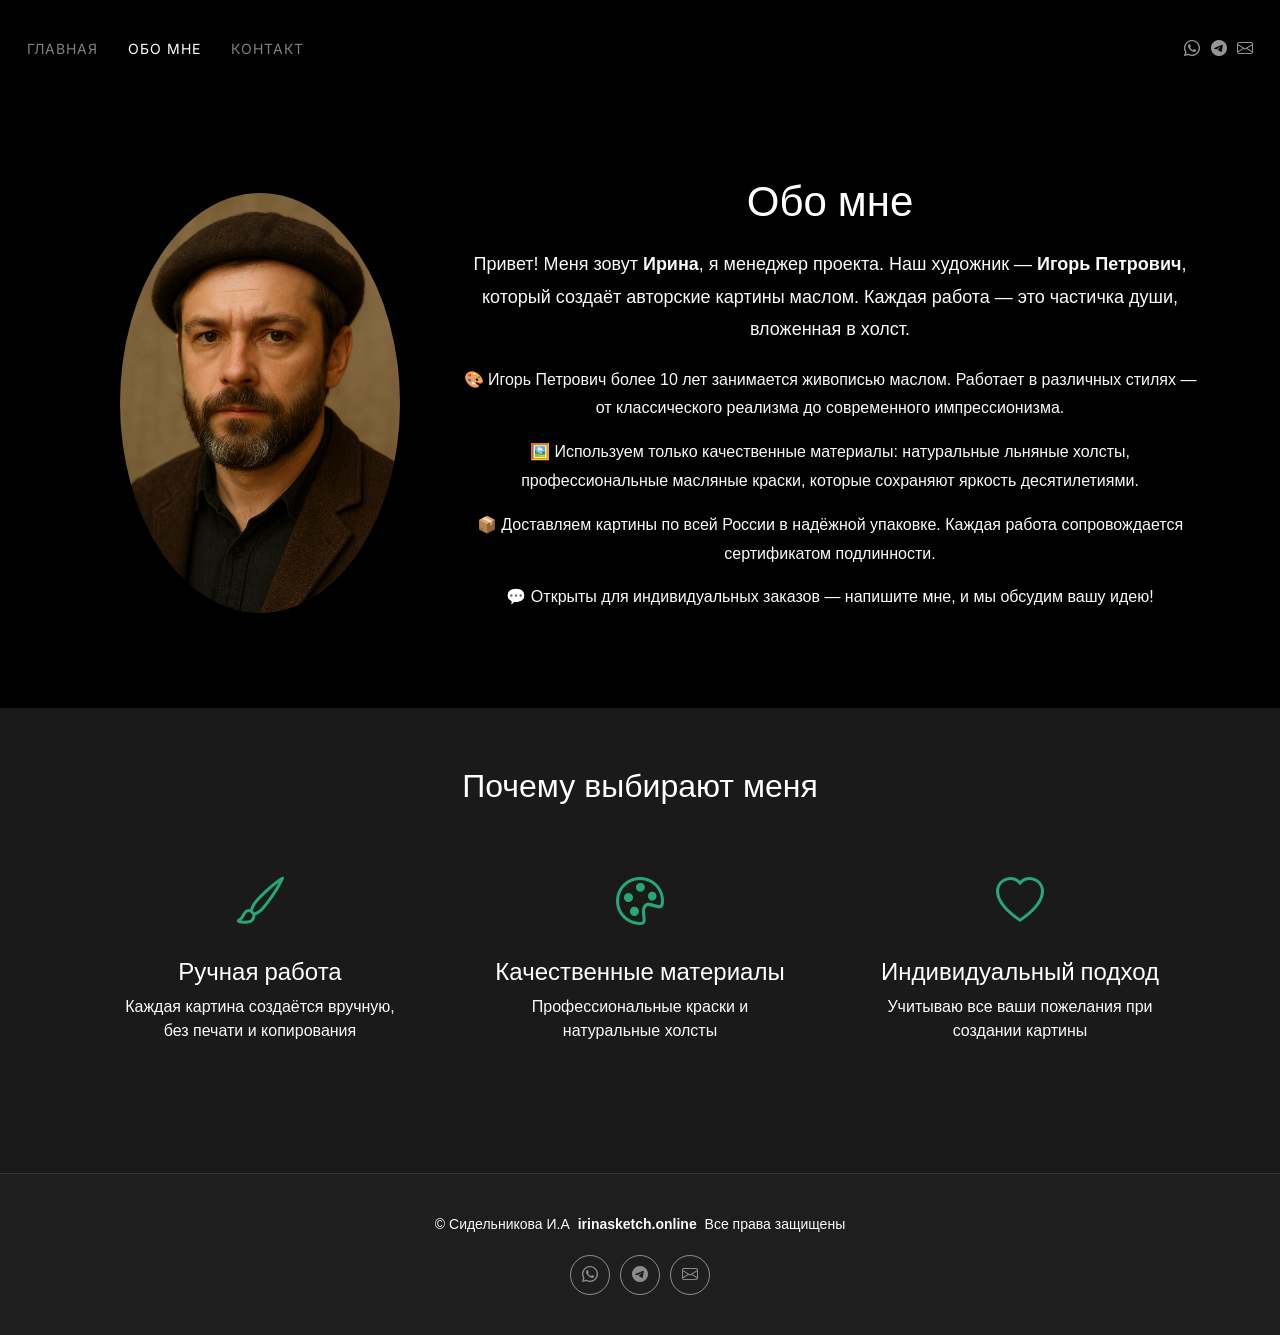
<file: about.html>
<!DOCTYPE html>
<html lang="ru">

<head>
  <meta charset="utf-8">
  <meta content="width=device-width, initial-scale=1.0" name="viewport">
  <title>Обо мне — Картины маслом на заказ</title>
  <meta name="description" content="Узнайте больше о художнике и процессе создания авторских картин маслом.">

  <!-- Favicons -->
  <link href="assets/img/favicon.png" rel="icon">
  <link href="assets/img/apple-touch-icon.png" rel="apple-touch-icon">

  <!-- Fonts -->
  <link href="https://fonts.googleapis.com" rel="preconnect">
  <link href="https://fonts.gstatic.com" rel="preconnect" crossorigin>
  <link href="https://fonts.googleapis.com/css2?family=Roboto:wght@300;400;500;700&family=Inter:wght@400;500;600;700&family=Cardo:wght@400;700&display=swap" rel="stylesheet">

  <!-- Vendor CSS Files -->
  <link href="assets/vendor/bootstrap/css/bootstrap.min.css" rel="stylesheet">
  <link href="assets/vendor/bootstrap-icons/bootstrap-icons.css" rel="stylesheet">
  <link href="assets/vendor/aos/aos.css" rel="stylesheet">

  <!-- Main CSS File -->
  <link href="assets/css/main.css" rel="stylesheet">

<!-- Yandex.Metrika counter -->
<script type="text/javascript">
    (function(m,e,t,r,i,k,a){
        m[i]=m[i]||function(){(m[i].a=m[i].a||[]).push(arguments)};
        m[i].l=1*new Date();
        for (var j = 0; j < document.scripts.length; j++) {if (document.scripts[j].src === r) { return; }}
        k=e.createElement(t),a=e.getElementsByTagName(t)[0],k.async=1,k.src=r,a.parentNode.insertBefore(k,a)
    })(window, document,'script','https://mc.yandex.ru/metrika/tag.js?id=105532612', 'ym');

    ym(105532612, 'init', {ssr:true, webvisor:true, clickmap:true, ecommerce:"dataLayer", accurateTrackBounce:true, trackLinks:true});
</script>
<noscript><div><img src="https://mc.yandex.ru/watch/105532612" style="position:absolute; left:-9999px;" alt="" /></div></noscript>
<!-- /Yandex.Metrika counter -->
</head>

<body class="index-page">

  <header id="header" class="header d-flex align-items-center sticky-top">
    <div class="container-fluid position-relative d-flex align-items-center justify-content-between">
      <nav id="navmenu" class="navmenu">
        <ul>
          <li><a href="index.html">Главная</a></li>
          <li><a href="about.html" class="active">Обо мне</a></li>
          <li><a href="contact.html">Контакт</a></li>
        </ul>
        <i class="mobile-nav-toggle d-xl-none bi bi-list"></i>
      </nav>

      <div class="header-social-links">
        <a href="https://wa.me/79517623467"><i class="bi bi-whatsapp"></i></a>
        <a href="https://t.me/IrisArts1"><i class="bi bi-telegram"></i></a>
        <a href="mailto:maafik@66.ru"><i class="bi bi-envelope"></i></a>
      </div>
    </div>
  </header>

  <main class="main">

    <section class="about-section" style="padding: 80px 20px;">
      <div class="container">
        <div class="row align-items-center">
          <div class="col-lg-4 text-center mb-4 mb-lg-0" data-aos="fade-right">
            <img src="images/123.png" alt="Художник" style="max-width: 280px; width: 100%; border-radius: 50%; box-shadow: 0 10px 40px rgba(0,0,0,0.3);">
          </div>
          <div class="col-lg-8" data-aos="fade-left">
            <h1 style="color: var(--heading-color); font-size: 42px; margin-bottom: 20px;">Обо мне</h1>
            <p style="color: var(--default-color); font-size: 18px; line-height: 1.8; margin-bottom: 20px;">
              Привет! Меня зовут <strong>Ирина</strong>, я менеджер проекта. Наш художник — <strong>Игорь Петрович</strong>, который создаёт авторские картины маслом. Каждая работа — это частичка души, вложенная в холст.
            </p>
            <p style="color: var(--default-color); font-size: 16px; line-height: 1.8; margin-bottom: 15px;">
              🎨 Игорь Петрович более 10 лет занимается живописью маслом. Работает в различных стилях — от классического реализма до современного импрессионизма.
            </p>
            <p style="color: var(--default-color); font-size: 16px; line-height: 1.8; margin-bottom: 15px;">
              🖼️ Используем только качественные материалы: натуральные льняные холсты, профессиональные масляные краски, которые сохраняют яркость десятилетиями.
            </p>
            <p style="color: var(--default-color); font-size: 16px; line-height: 1.8; margin-bottom: 15px;">
              📦 Доставляем картины по всей России в надёжной упаковке. Каждая работа сопровождается сертификатом подлинности.
            </p>
            <p style="color: var(--default-color); font-size: 16px; line-height: 1.8;">
              💬 Открыты для индивидуальных заказов — напишите мне, и мы обсудим вашу идею!
            </p>
          </div>
        </div>
      </div>
    </section>

    <section style="padding: 60px 20px; background: var(--surface-color);">
      <div class="container text-center">
        <h2 style="color: var(--heading-color); font-size: 32px; margin-bottom: 30px;" data-aos="fade-up">Почему выбирают меня</h2>
        <div class="row">
          <div class="col-md-4 mb-4" data-aos="fade-up" data-aos-delay="100">
            <div style="padding: 30px;">
              <i class="bi bi-brush" style="font-size: 48px; color: var(--accent-color);"></i>
              <h4 style="color: var(--heading-color); margin-top: 20px;">Ручная работа</h4>
              <p style="color: var(--default-color);">Каждая картина создаётся вручную, без печати и копирования</p>
            </div>
          </div>
          <div class="col-md-4 mb-4" data-aos="fade-up" data-aos-delay="200">
            <div style="padding: 30px;">
              <i class="bi bi-palette" style="font-size: 48px; color: var(--accent-color);"></i>
              <h4 style="color: var(--heading-color); margin-top: 20px;">Качественные материалы</h4>
              <p style="color: var(--default-color);">Профессиональные краски и натуральные холсты</p>
            </div>
          </div>
          <div class="col-md-4 mb-4" data-aos="fade-up" data-aos-delay="300">
            <div style="padding: 30px;">
              <i class="bi bi-heart" style="font-size: 48px; color: var(--accent-color);"></i>
              <h4 style="color: var(--heading-color); margin-top: 20px;">Индивидуальный подход</h4>
              <p style="color: var(--default-color);">Учитываю все ваши пожелания при создании картины</p>
            </div>
          </div>
        </div>
      </div>
    </section>

  </main>

  <footer id="footer" class="footer">
    <div class="container">
      <div class="copyright text-center">
        <p>© <span>Сидельникова И.А</span> <strong class="px-1 sitename">irinasketch.online</strong> <span>Все права защищены</span></p>
      </div>
      <div class="social-links d-flex justify-content-center">
        <a href="https://wa.me/79517623467"><i class="bi bi-whatsapp"></i></a>
        <a href="https://t.me/IrisArts1"><i class="bi bi-telegram"></i></a>
        <a href="mailto:maafik@66.ru"><i class="bi bi-envelope"></i></a>
      </div>
    </div>
  </footer>

  <a href="#" id="scroll-top" class="scroll-top d-flex align-items-center justify-content-center"><i class="bi bi-arrow-up-short"></i></a>

  <!-- Vendor JS Files -->
  <script src="assets/vendor/bootstrap/js/bootstrap.bundle.min.js"></script>
  <script src="assets/vendor/aos/aos.js"></script>

  <!-- Main JS File -->
  <script src="assets/js/main.js"></script>

</body>

</html>
</file>
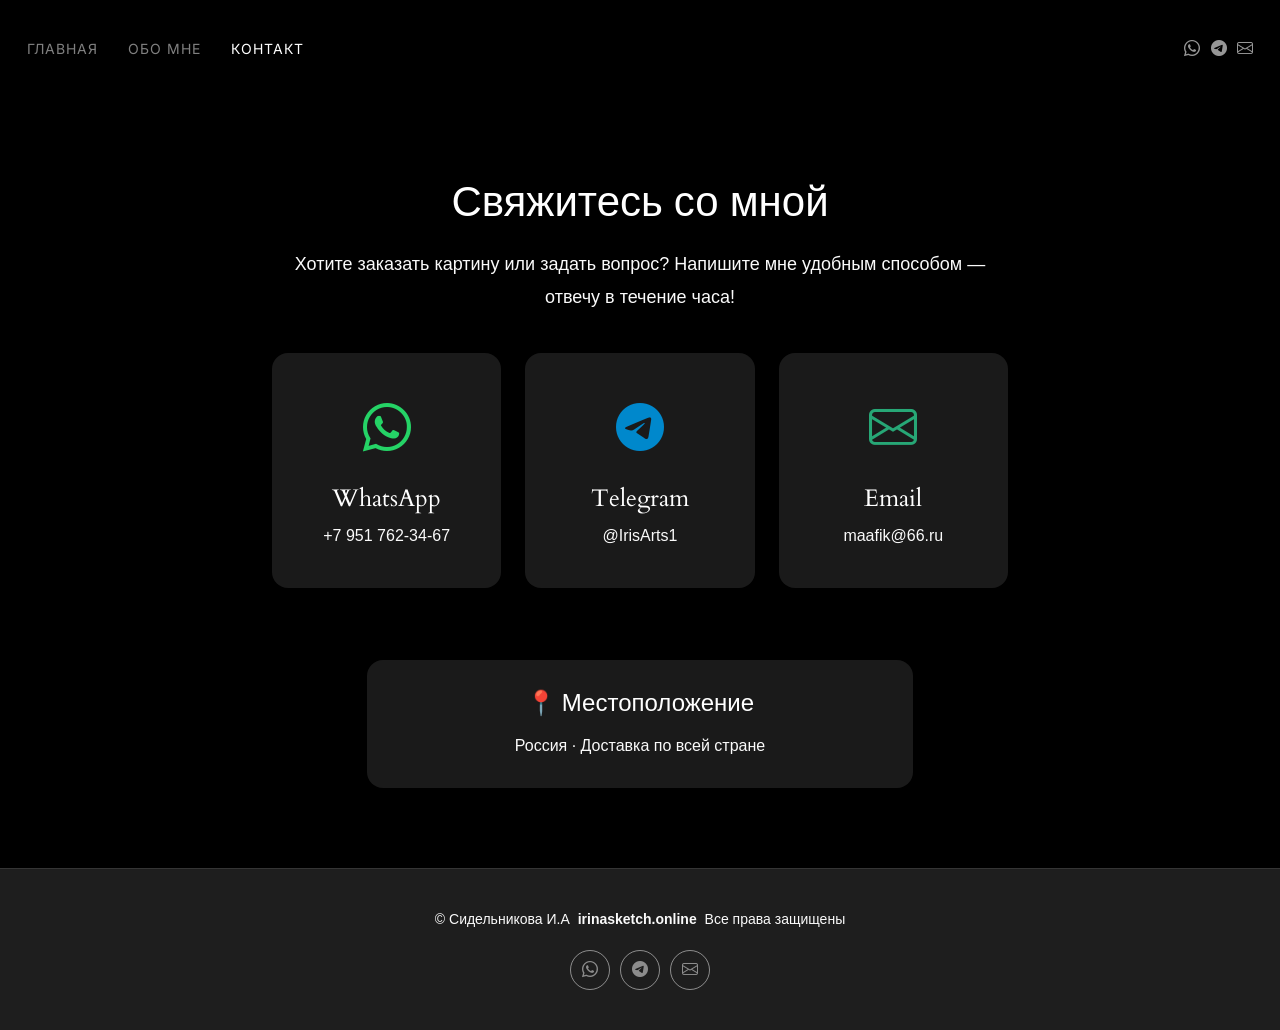
<file: contact.html>
<!DOCTYPE html>
<html lang="ru">

<head>
  <meta charset="utf-8">
  <meta content="width=device-width, initial-scale=1.0" name="viewport">
  <title>Контакты — Картины маслом на заказ</title>
  <meta name="description" content="Свяжитесь со мной для заказа картины или консультации.">

  <!-- Favicons -->
  <link href="assets/img/favicon.png" rel="icon">
  <link href="assets/img/apple-touch-icon.png" rel="apple-touch-icon">

  <!-- Fonts -->
  <link href="https://fonts.googleapis.com" rel="preconnect">
  <link href="https://fonts.gstatic.com" rel="preconnect" crossorigin>
  <link href="https://fonts.googleapis.com/css2?family=Roboto:wght@300;400;500;700&family=Inter:wght@400;500;600;700&family=Cardo:wght@400;700&display=swap" rel="stylesheet">

  <!-- Vendor CSS Files -->
  <link href="assets/vendor/bootstrap/css/bootstrap.min.css" rel="stylesheet">
  <link href="assets/vendor/bootstrap-icons/bootstrap-icons.css" rel="stylesheet">
  <link href="assets/vendor/aos/aos.css" rel="stylesheet">

  <!-- Main CSS File -->
  <link href="assets/css/main.css" rel="stylesheet">

<!-- Yandex.Metrika counter -->
<script type="text/javascript">
    (function(m,e,t,r,i,k,a){
        m[i]=m[i]||function(){(m[i].a=m[i].a||[]).push(arguments)};
        m[i].l=1*new Date();
        for (var j = 0; j < document.scripts.length; j++) {if (document.scripts[j].src === r) { return; }}
        k=e.createElement(t),a=e.getElementsByTagName(t)[0],k.async=1,k.src=r,a.parentNode.insertBefore(k,a)
    })(window, document,'script','https://mc.yandex.ru/metrika/tag.js?id=105532612', 'ym');

    ym(105532612, 'init', {ssr:true, webvisor:true, clickmap:true, ecommerce:"dataLayer", accurateTrackBounce:true, trackLinks:true});
</script>
<noscript><div><img src="https://mc.yandex.ru/watch/105532612" style="position:absolute; left:-9999px;" alt="" /></div></noscript>
<!-- /Yandex.Metrika counter -->
</head>

<body class="index-page">

  <header id="header" class="header d-flex align-items-center sticky-top">
    <div class="container-fluid position-relative d-flex align-items-center justify-content-between">
      <nav id="navmenu" class="navmenu">
        <ul>
          <li><a href="index.html">Главная</a></li>
          <li><a href="about.html">Обо мне</a></li>
          <li><a href="contact.html" class="active">Контакт</a></li>
        </ul>
        <i class="mobile-nav-toggle d-xl-none bi bi-list"></i>
      </nav>

      <div class="header-social-links">
        <a href="https://wa.me/79517623467"><i class="bi bi-whatsapp"></i></a>
        <a href="https://t.me/IrisArts1"><i class="bi bi-telegram"></i></a>
        <a href="mailto:maafik@66.ru"><i class="bi bi-envelope"></i></a>
      </div>
    </div>
  </header>

  <main class="main">

    <section class="contact-section" style="padding: 80px 20px; min-height: 70vh;">
      <div class="container">
        <div class="row justify-content-center">
          <div class="col-lg-8 text-center" data-aos="fade-up">
            <h1 style="color: var(--heading-color); font-size: 42px; margin-bottom: 20px;">Свяжитесь со мной</h1>
            <p style="color: var(--default-color); font-size: 18px; line-height: 1.8; margin-bottom: 40px;">
              Хотите заказать картину или задать вопрос? Напишите мне удобным способом — отвечу в течение часа!
            </p>
          </div>
        </div>

        <div class="row justify-content-center">
          <div class="col-lg-8">
            <div class="row">
              <!-- WhatsApp -->
              <div class="col-md-4 mb-4" data-aos="fade-up" data-aos-delay="100">
                <a href="https://wa.me/79517623467" target="_blank" style="text-decoration: none;">
                  <div style="background: var(--surface-color); padding: 40px 30px; border-radius: 16px; text-align: center; transition: transform 0.3s, box-shadow 0.3s;" onmouseover="this.style.transform='translateY(-5px)'; this.style.boxShadow='0 10px 30px rgba(39,167,118,0.3)';" onmouseout="this.style.transform='translateY(0)'; this.style.boxShadow='none';">
                    <i class="bi bi-whatsapp" style="font-size: 48px; color: #25D366;"></i>
                    <h4 style="color: var(--heading-color); margin-top: 20px; margin-bottom: 10px;">WhatsApp</h4>
                    <p style="color: var(--default-color); margin: 0;">+7 951 762-34-67</p>
                  </div>
                </a>
              </div>

              <!-- Telegram -->
              <div class="col-md-4 mb-4" data-aos="fade-up" data-aos-delay="200">
                <a href="https://t.me/IrisArts1" target="_blank" style="text-decoration: none;">
                  <div style="background: var(--surface-color); padding: 40px 30px; border-radius: 16px; text-align: center; transition: transform 0.3s, box-shadow 0.3s;" onmouseover="this.style.transform='translateY(-5px)'; this.style.boxShadow='0 10px 30px rgba(0,136,204,0.3)';" onmouseout="this.style.transform='translateY(0)'; this.style.boxShadow='none';">
                    <i class="bi bi-telegram" style="font-size: 48px; color: #0088cc;"></i>
                    <h4 style="color: var(--heading-color); margin-top: 20px; margin-bottom: 10px;">Telegram</h4>
                    <p style="color: var(--default-color); margin: 0;">@IrisArts1</p>
                  </div>
                </a>
              </div>

              <!-- Email -->
              <div class="col-md-4 mb-4" data-aos="fade-up" data-aos-delay="300">
                <a href="mailto:maafik@66.ru" style="text-decoration: none;">
                  <div style="background: var(--surface-color); padding: 40px 30px; border-radius: 16px; text-align: center; transition: transform 0.3s, box-shadow 0.3s;" onmouseover="this.style.transform='translateY(-5px)'; this.style.boxShadow='0 10px 30px rgba(255,255,255,0.1)';" onmouseout="this.style.transform='translateY(0)'; this.style.boxShadow='none';">
                    <i class="bi bi-envelope" style="font-size: 48px; color: var(--accent-color);"></i>
                    <h4 style="color: var(--heading-color); margin-top: 20px; margin-bottom: 10px;">Email</h4>
                    <p style="color: var(--default-color); margin: 0;">maafik@66.ru</p>
                  </div>
                </a>
              </div>
            </div>
          </div>
        </div>

        <div class="row justify-content-center mt-5">
          <div class="col-lg-6 text-center" data-aos="fade-up" data-aos-delay="400">
            <div style="background: var(--surface-color); padding: 30px; border-radius: 16px;">
              <h4 style="color: var(--heading-color); margin-bottom: 15px;">📍 Местоположение</h4>
              <p style="color: var(--default-color); margin: 0;">Россия · Доставка по всей стране</p>
            </div>
          </div>
        </div>

      </div>
    </section>

  </main>

  <footer id="footer" class="footer">
    <div class="container">
      <div class="copyright text-center">
        <p>© <span>Сидельникова И.А</span> <strong class="px-1 sitename">irinasketch.online</strong> <span>Все права защищены</span></p>
      </div>
      <div class="social-links d-flex justify-content-center">
        <a href="https://wa.me/79517623467"><i class="bi bi-whatsapp"></i></a>
        <a href="https://t.me/IrisArts1"><i class="bi bi-telegram"></i></a>
        <a href="mailto:maafik@66.ru"><i class="bi bi-envelope"></i></a>
      </div>
    </div>
  </footer>

  <a href="#" id="scroll-top" class="scroll-top d-flex align-items-center justify-content-center"><i class="bi bi-arrow-up-short"></i></a>

  <!-- Vendor JS Files -->
  <script src="assets/vendor/bootstrap/js/bootstrap.bundle.min.js"></script>
  <script src="assets/vendor/aos/aos.js"></script>

  <!-- Main JS File -->
  <script src="assets/js/main.js"></script>

</body>

</html>
</file>
<file: assets/css/main.css>
/**
* Template Name: PhotoFolio
* Template URL: https://bootstrapmade.com/photofolio-bootstrap-photography-website-template/
* Updated: Aug 07 2024 with Bootstrap v5.3.3
* Author: BootstrapMade.com
* License: https://bootstrapmade.com/license/
*/

/*--------------------------------------------------------------
# Font & Color Variables
# Help: https://bootstrapmade.com/color-system/
--------------------------------------------------------------*/
/* Fonts */
:root {
  --default-font: "Roboto",  system-ui, -apple-system, "Segoe UI", Roboto, "Helvetica Neue", Arial, "Noto Sans", "Liberation Sans", sans-serif, "Apple Color Emoji", "Segoe UI Emoji", "Segoe UI Symbol", "Noto Color Emoji";
  --heading-font: "Cardo",  sans-serif;
  --nav-font: "Inter",  sans-serif;
}

/* Global Colors - The following color variables are used throughout the website. Updating them here will change the color scheme of the entire website */
:root { 
  --background-color: #000000; /* Background color for the entire website, including individual sections */
  --default-color: #fafafa; /* Default color used for the majority of the text content across the entire website */
  --heading-color: #ffffff; /* Color for headings, subheadings and title throughout the website */
  --accent-color: #27a776; /* Accent color that represents your brand on the website. It's used for buttons, links, and other elements that need to stand out */
  --surface-color: #1a1a1a; /* The surface color is used as a background of boxed elements within sections, such as cards, icon boxes, or other elements that require a visual separation from the global background. */
  --contrast-color: #ffffff; /* Contrast color for text, ensuring readability against backgrounds of accent, heading, or default colors. */
}

/* Nav Menu Colors - The following color variables are used specifically for the navigation menu. They are separate from the global colors to allow for more customization options */
:root {
  --nav-color: rgba(255, 255, 255, 0.5);  /* The default color of the main navmenu links */
  --nav-hover-color: #ffffff; /* Applied to main navmenu links when they are hovered over or active */
  --nav-mobile-background-color: #1a1a1a; /* Used as the background color for mobile navigation menu */
  --nav-dropdown-background-color: #1a1a1a; /* Used as the background color for dropdown items that appear when hovering over primary navigation items */
  --nav-dropdown-color: rgba(255, 255, 255, 0.5); /* Used for navigation links of the dropdown items in the navigation menu. */
  --nav-dropdown-hover-color: #ffffff; /* Similar to --nav-hover-color, this color is applied to dropdown navigation links when they are hovered over. */
}

/* Color Presets - These classes override global colors when applied to any section or element, providing reuse of the sam color scheme. */
  .form-overlay {
    position: fixed;
    top: 0;
    left: 0;
    width: 100vw;
    height: 100vh;
    background: rgba(26, 26, 26, 0.97);
    z-index: 9999;
    overflow-y: auto;
    display: flex;
    justify-content: center;
    align-items: center;
    padding: 40px;
  }

  .form-content {
    max-width: 800px;
    width: 100%;
    background: #1a1a1a;
    padding: 30px;
    border-radius: 20px;
    box-shadow: 0 0 20px #00f7ff99;
    position: relative;
  }

  .close-button {
    position: absolute;
    top: 15px;
    right: 15px;
    background: #ff4d4d;
    color: white;
    border: none;
    border-radius: 10px;
    padding: 8px 12px;
    font-size: 18px;
    cursor: pointer;
  }

  .step {
    display: none;
  }

  .step.active {
    display: block;
    animation: fadeIn 0.5s ease-in-out;
  }

  @keyframes fadeIn {
    from { opacity: 0; transform: translateY(20px); }
    to { opacity: 1; transform: translateY(0); }
  }

  input, select, button {
    width: 100%;
    padding: 10px;
    margin-top: 10px;
    border: none;
    border-radius: 10px;
    font-size: 16px;
    background-color: #222;
    color: #fafafa;
  }

  button {
    background: #00f7ff;
    color: #000;
    cursor: pointer;
    font-weight: bold;
    transition: background-color 0.3s;
  }

  button:hover {
    background-color: #00c9ff;
  }

  .gender-select {
    display: flex;
    gap: 20px;
    margin: 20px 0;
  }

  .gender-select button {
    flex: 1;
    font-weight: bold;
    font-size: 18px;
    border: 2px solid #00f7ff;
    background: #222;
    color: #00f7ff;
  }

  .gender-select button:hover {
    background: #00f7ff;
    color: #111;
  }

  .image-grid {
    display: grid;
    grid-template-columns: repeat(auto-fit, minmax(120px, 1fr));
    gap: 10px;
  }

  .image-grid img {
    width: 100%;
    border-radius: 10px;
    height: 100px;
    object-fit: cover;
    cursor: pointer;
    border: 3px solid transparent;
    background: #333;
  }

  .image-grid img.selected {
    border-color: #00f7ff;
  }

  .faq-item {
    margin-bottom: 10px;
  }

  .faq-question {
    background: #222;
    border: none;
    color: #00f7ff;
    width: 100%;
    padding: 10px;
    text-align: left;
    font-weight: bold;
    cursor: pointer;
    border-radius: 10px;
  }

  .faq-answer {
    display: none;
    margin-top: 5px;
    padding: 10px;
    background: #2b2b2b;
    border-radius: 10px;
  }

  .explanation {
    color: #bbb;
    text-align: center;
    margin-top: 20px;
  }

  .upload-block label {
    color: #00f7ff;
    font-weight: bold;
  }
.light-background {
  --background-color: #1a1a1a;
  --surface-color: #343434;
}
  .form-overlay {
    position: fixed;
    top: 0;
    left: 0;
    width: 100vw;
    height: 100vh;
    background: rgba(26, 26, 26, 0.97);
    z-index: 9999;
    overflow-y: auto;
    display: flex;
    justify-content: center;
    align-items: center;
    padding: 40px;
  }

  .form-content {
    max-width: 800px;
    width: 100%;
    background: #1a1a1a;
    padding: 30px;
    border-radius: 20px;
    box-shadow: 0 0 20px #00f7ff99;
    position: relative;
  }

  .close-button {
    position: absolute;
    top: 15px;
    right: 15px;
    background: #ff4d4d;
    color: white;
    border: none;
    border-radius: 10px;
    padding: 8px 12px;
    font-size: 18px;
    cursor: pointer;
  }

  .step {
    display: none;
  }

  .step.active {
    display: block;
    animation: fadeIn 0.5s ease-in-out;
  }

  @keyframes fadeIn {
    from { opacity: 0; transform: translateY(20px); }
    to { opacity: 1; transform: translateY(0); }
  }

  input, select, button {
    width: 100%;
    padding: 10px;
    margin-top: 10px;
    border: none;
    border-radius: 10px;
    font-size: 16px;
    background-color: #222;
    color: #fafafa;
  }

  button {
    background: #00f7ff;
    color: #000;
    cursor: pointer;
    font-weight: bold;
    transition: background-color 0.3s;
  }

  button:hover {
    background-color: #00c9ff;
  }

  .gender-select {
    display: flex;
    gap: 20px;
    margin: 20px 0;
  }

  .gender-select button {
    flex: 1;
    font-weight: bold;
    font-size: 18px;
    border: 2px solid #00f7ff;
    background: #222;
    color: #00f7ff;
  }

  .gender-select button:hover {
    background: #00f7ff;
    color: #111;
  }

  .image-grid {
    display: grid;
    grid-template-columns: repeat(auto-fit, minmax(120px, 1fr));
    gap: 10px;
  }

  .image-grid img {
    width: 100%;
    border-radius: 10px;
    height: 100px;
    object-fit: cover;
    cursor: pointer;
    border: 3px solid transparent;
    background: #333;
  }

  .image-grid img.selected {
    border-color: #00f7ff;
  }

  .faq-item {
    margin-bottom: 10px;
  }

  .faq-question {
    background: #222;
    border: none;
    color: #00f7ff;
    width: 100%;
    padding: 10px;
    text-align: left;
    font-weight: bold;
    cursor: pointer;
    border-radius: 10px;
  }

  .faq-answer {
    display: none;
    margin-top: 5px;
    padding: 10px;
    background: #2b2b2b;
    border-radius: 10px;
  }

  .explanation {
    color: #bbb;
    text-align: center;
    margin-top: 20px;
  }

  .upload-block label {
    color: #00f7ff;
    font-weight: bold;
  }

.dark-background {
  --background-color: #060606;
  --default-color: #ffffff;
  --heading-color: #ffffff;
  --surface-color: #252525;
  --contrast-color: #ffffff;
}

/* Smooth scroll */
:root {
  scroll-behavior: smooth;
}

/*--------------------------------------------------------------
# General Styling & Shared Classes
--------------------------------------------------------------*/
body {
  color: var(--default-color);
  background-color: var(--background-color);
  font-family: var(--default-font);
}

a {
  color: var(--accent-color);
  text-decoration: none;
  transition: 0.3s;
}

a:hover {
  color: color-mix(in srgb, var(--accent-color), transparent 25%);
  text-decoration: none;
}

h1,
h2,
h3,
h4,
h5,
h6 {
  color: var(--heading-color);
  font-family: var(--heading-font);
}

/* PHP Email Form Messages
------------------------------*/
.php-email-form .error-message {
  display: none;
  background: #df1529;
  color: #ffffff;
  text-align: left;
  padding: 15px;
  margin-bottom: 24px;
  font-weight: 600;
}

.php-email-form .sent-message {
  display: none;
  color: #ffffff;
  background: #059652;
  text-align: center;
  padding: 15px;
  margin-bottom: 24px;
  font-weight: 600;
}

.php-email-form .loading {
  display: none;
  background: var(--surface-color);
  text-align: center;
  padding: 15px;
  margin-bottom: 24px;
}

.php-email-form .loading:before {
  content: "";
  display: inline-block;
  border-radius: 50%;
  width: 24px;
  height: 24px;
  margin: 0 10px -6px 0;
  border: 3px solid var(--accent-color);
  border-top-color: var(--surface-color);
  animation: php-email-form-loading 1s linear infinite;
}

body {
  font-family: Arial, sans-serif;
  margin: 0;
  padding: 0;
  background: #000;
  color: #fff;
}

.overlay {
  position: fixed;
  top: 0;
  left: 0;
  width: 100%;
  height: 100%;
  background: rgba(0, 0, 0, 0.9);
  display: none;
  justify-content: center;
  align-items: center;
  z-index: 9999;
}

.form-container {
  background: #000000;
  padding: 20px;
  border-radius: 15px;
  box-shadow: 0 0 20px rgba(255, 255, 255, 0.5);
  width: 90%;
  max-width: 600px;
}

.form-container h2 {
  margin: 0 0 10px; /* Уменьшены отступы */
  text-align: center;
  font-size: 24px;
  font-weight: bold;
}

.btn-order {
  display: inline-block;
  background-color: #444;
  color: #fff;
  padding: 10px 20px;
  border-radius: 6px;
  text-decoration: none;
  font-weight: 500;
  transition: background 0.3s ease;
}

@media (max-width: 768px) {
  .btn-order {
    padding: 9px 18px;
    font-size: 15px;
  }
}

/* Мобильные устройства: до 480px */
@media (max-width: 480px) {
  .btn-order {
    padding: 8px 16px;
    font-size: 14px;
  }
}

.btn-order:hover {
  background-color: #666;
}


.form-container label {
  display: block;
  margin: 4px 0 2px; /* Уменьшены отступы */
  color: #ccc;
}

.form-container input, .form-container select, .form-container button {
  width: 100%;
  padding: 14px; /* Увеличены отступы внутри элементов для комфортного ввода */
  margin-bottom: 8px; /* Уменьшены отступы между полями */
  border-radius: 8px;
  border: none;
  outline: none;
  font-size: 16px;
  background: #222;
  color: #fff;
  box-shadow: inset 0 0 5px rgba(0, 0, 0, 0.5);
}

.form-container input:focus, .form-container select:focus {
  box-shadow: 0 0 10px rgba(255, 255, 255, 0.5);
}

.form-container button {
  background: #444;
  color: #fff;
  text-transform: uppercase;
  letter-spacing: 1px;
  cursor: pointer;
  transition: 0.5s;
}

.form-container button:hover {
  background: #555;
  box-shadow: 0 0 10px rgba(255, 255, 255, 0.5);
}


.btn-get-started:hover {
  background: linear-gradient(135deg, #222, #666);
  box-shadow: 0 0 15px rgba(255, 255, 255, 0.5);
}

.price-section {
  margin-top: 20px;
  color: #ccc;
}

.price-section ul {
  list-style: none;
  padding: 0;
}

.price-section li {
  margin: 10px 0;
}

.green-button {
  background: linear-gradient(135deg, #004d00, #007300);
  color: #fff;
  font-weight: 400;
  font-size: 16px;
  padding: 14px 50px;
  border-radius: 6px;
  text-transform: uppercase;
  letter-spacing: 1px;
  cursor: pointer;
  display: block;
  margin: 20px auto 0;
  text-align: center;
  transition: 0.5s;
}

.green-button:hover {
  background: linear-gradient(135deg, #006600, #009900);
  box-shadow: 0 0 15px rgba(0, 255, 0, 0.5);
}

textarea {
  width: 100%;
  height: 120px; /* Увеличена высота */
  resize: none;
  border: 1px solid #ccc;
  border-radius: 4px;
  padding: 10px; /* Увеличены отступы внутри textarea */
  font-size: 14px;
  box-sizing: border-box;
}

textarea:focus {
  border-color: #7bbd42;
  outline: none;
}

@keyframes php-email-form-loading {
  0% {
      transform: rotate(0deg);
  }

  100% {
      transform: rotate(360deg);
  }
}

/* Мобильные устройства */
@media screen and (max-width: 768px) {
  .form-container {
      padding: 15px;
  }

  .form-container label {
      margin: 4px 0 2px; /* Уменьшены отступы */
  }

  .form-container input,
  .form-container select,
  .form-container button {
      padding: 12px; /* Увеличены отступы внутри элементов */
      margin-bottom: 6px; /* Уменьшены отступы между элементами */
  }

  .form-container h2 {
      font-size: 20px;
  }

  textarea {
      font-size: 14px; /* Размер шрифта как до изменений */
      padding: 10px; /* Отступы внутри textarea увеличены */
  }
}

/* Очень маленькие экраны */
@media screen and (max-width: 480px) {
  .form-container {
      padding: 12px;
  }

  .form-container label {
      margin: 2px 0 2px;
  }

  .form-container input,
  .form-container select,
  .form-container button {
      padding: 10px; /* Увеличены отступы внутри */
      margin-bottom: 5px; /* Уменьшены отступы между элементами */
  }

  .form-container h2 {
      font-size: 18px;
  }

  textarea {
      font-size: 12px;
      padding: 8px; /* Отступы внутри textarea увеличены */
  }
}


/*--------------------------------------------------------------
# Global Header
--------------------------------------------------------------*/
.header {
  color: var(--default-color);
  background-color: var(--background-color);
  padding: 20px 0;
  transition: all 0.5s;
  z-index: 997;
  border-bottom: 1px solid var(--background-color);
}

.header .logo {
  line-height: 1;
}

.header .logo img {
  max-height: 36px;
  margin-right: 8px;
}

.header .logo h1 {
  font-size: 32px;
  margin: 0;
  font-weight: 400;
  color: var(--heading-color);
}

.header .logo i {
  font-size: 28px;
  margin-right: 6px;
}

.header .header-social-links {
  padding-right: 15px;
}

.header .header-social-links a {
  color: color-mix(in srgb, var(--default-color), transparent 40%);
  padding-left: 6px;
  display: inline-block;
  transition: 0.3s;
  font-size: 16px;
}

.header .header-social-links a:hover {
  color: var(--accent-color);
}

.header .header-social-links a i {
  line-height: 0px;
}

.price-section.centered {
  text-align: center;
}

.price-table {
  margin: 0 auto;
  border-collapse: collapse;
  font-size: 16px;
}

.price-table td {
  padding: 6px 16px;
  vertical-align: top;
  text-align: left;
}

@media (max-width: 1200px) {
  .header .logo {
    order: 1;
  }

  .header .logo h1 {
    font-size: 26px;
  }

  .header .logo i {
    font-size: 20px;
  }

  .header .header-social-links {
    order: 2;
  }

  .header .header-social-links a {
    font-size: 16px;
  }

  .header .navmenu {
    order: 3;
  }
}

.scrolled .header {
  border-color: color-mix(in srgb, var(--background-color) 90%, white 20%);
}

/*--------------------------------------------------------------
# Navigation Menu
--------------------------------------------------------------*/
/* Navmenu - Desktop */
@media (min-width: 1200px) {
  .navmenu {
    padding: 0;
  }

  .navmenu ul {
    margin: 0;
    padding: 0;
    display: flex;
    list-style: none;
    align-items: center;
  }

  .navmenu li {
    position: relative;
  }

  .navmenu a,
  .navmenu a:focus {
    color: var(--nav-color);
    padding: 18px 15px;
    font-size: 14px;
    font-family: var(--nav-font);
    font-weight: 400;
    display: flex;
    align-items: center;
    justify-content: space-between;
    white-space: nowrap;
    transition: 0.3s;
    text-transform: uppercase;
    letter-spacing: 1px;
  }

  .navmenu a i,
  .navmenu a:focus i {
    font-size: 12px;
    line-height: 0;
    margin-left: 5px;
    transition: 0.3s;
  }

  .navmenu li:last-child a {
    padding-right: 0;
  }

  .navmenu li:hover>a,
  .navmenu .active,
  .navmenu .active:focus {
    color: var(--nav-hover-color);
  }

  .navmenu .dropdown ul {
    margin: 0;
    padding: 10px 0;
    background: var(--nav-dropdown-background-color);
    display: block;
    position: absolute;
    visibility: hidden;
    left: 14px;
    top: 130%;
    opacity: 0;
    transition: 0.3s;
    border-radius: 4px;
    z-index: 99;
  }

  .navmenu .dropdown ul li {
    min-width: 200px;
  }

  .navmenu .dropdown ul a {
    padding: 10px 20px;
    font-size: 15px;
    text-transform: none;
    color: var(--nav-dropdown-color);
  }

  .navmenu .dropdown ul a i {
    font-size: 12px;
  }

  .navmenu .dropdown ul a:hover,
  .navmenu .dropdown ul .active:hover,
  .navmenu .dropdown ul li:hover>a {
    color: var(--nav-dropdown-hover-color);
  }

  .navmenu .dropdown:hover>ul {
    opacity: 1;
    top: 100%;
    visibility: visible;
  }

  .navmenu .dropdown .dropdown ul {
    top: 0;
    left: -90%;
    visibility: hidden;
  }

  .navmenu .dropdown .dropdown:hover>ul {
    opacity: 1;
    top: 0;
    left: -100%;
    visibility: visible;
  }
}

/* Navmenu - Mobile */
@media (max-width: 1199px) {
  .mobile-nav-toggle {
    color: var(--nav-color);
    font-size: 28px;
    line-height: 0;
    margin-right: 10px;
    cursor: pointer;
    transition: color 0.3s;
  }

  .navmenu {
    padding: 0;
    z-index: 9997;
  }

  .navmenu ul {
    display: none;
    position: absolute;
    inset: 60px 20px 20px 20px;
    padding: 10px 0;
    margin: 0;
    border-radius: 6px;
    background-color: var(--nav-mobile-background-color);
    overflow-y: auto;
    transition: 0.3s;
    z-index: 9998;
    box-shadow: 0px 0px 30px rgba(0, 0, 0, 0.1);
  }

  .navmenu a,
  .navmenu a:focus {
    color: var(--nav-dropdown-color);
    padding: 10px 20px;
    font-family: var(--nav-font);
    font-size: 17px;
    font-weight: 500;
    display: flex;
    align-items: center;
    justify-content: space-between;
    white-space: nowrap;
    transition: 0.3s;
  }

  .navmenu a i,
  .navmenu a:focus i {
    font-size: 12px;
    line-height: 0;
    margin-left: 5px;
    width: 30px;
    height: 30px;
    display: flex;
    align-items: center;
    justify-content: center;
    border-radius: 50%;
    transition: 0.3s;
    background-color: color-mix(in srgb, var(--accent-color), transparent 90%);
  }

  .navmenu a i:hover,
  .navmenu a:focus i:hover {
    background-color: var(--accent-color);
    color: var(--contrast-color);
  }

  .navmenu a:hover,
  .navmenu .active,
  .navmenu .active:focus {
    color: var(--nav-dropdown-hover-color);
  }

  .navmenu .active i,
  .navmenu .active:focus i {
    background-color: var(--accent-color);
    color: var(--contrast-color);
    transform: rotate(180deg);
  }

  .navmenu .dropdown ul {
    position: static;
    display: none;
    z-index: 99;
    padding: 10px 0;
    margin: 10px 20px;
    background-color: var(--nav-dropdown-background-color);
    border: 1px solid color-mix(in srgb, var(--default-color), transparent 90%);
    box-shadow: none;
    transition: all 0.5s ease-in-out;
  }

  .navmenu .dropdown ul ul {
    background-color: rgba(33, 37, 41, 0.1);
  }

  .navmenu .dropdown>.dropdown-active {
    display: block;
    background-color: rgba(33, 37, 41, 0.03);
  }

  .mobile-nav-active {
    overflow: hidden;
  }

  .mobile-nav-active .mobile-nav-toggle {
    color: #fff;
    position: absolute;
    font-size: 32px;
    top: 15px;
    right: 15px;
    margin-right: 0;
    z-index: 9999;
  }

  .mobile-nav-active .navmenu {
    position: fixed;
    overflow: hidden;
    inset: 0;
    background: rgba(33, 37, 41, 0.8);
    transition: 0.3s;
  }

  .mobile-nav-active .navmenu>ul {
    display: block;
  }
}

/*--------------------------------------------------------------
# Global Footer
--------------------------------------------------------------*/
.footer {
  --background-color: color-mix(in srgb, var(--default-color), transparent 95%);
  border-top: 1px solid color-mix(in srgb, var(--default-color), transparent 90%);
  color: var(--default-color);
  background-color: var(--background-color);
  font-size: 14px;
  padding: 40px 0;
  position: relative;
}

.footer .copyright p {
  margin-bottom: 0;
}

.footer .social-links {
  margin-top: 20px;
}

.footer .social-links a {
  display: flex;
  align-items: center;
  justify-content: center;
  width: 40px;
  height: 40px;
  border-radius: 50%;
  border: 1px solid color-mix(in srgb, var(--default-color), transparent 50%);
  font-size: 16px;
  color: color-mix(in srgb, var(--default-color), transparent 50%);
  margin: 0 5px;
  transition: 0.3s;
}

.footer .social-links a:hover {
  color: var(--accent-color);
  border-color: var(--accent-color);
}

.footer .credits {
  margin-top: 10px;
  font-size: 13px;
  text-align: center;
}

/*--------------------------------------------------------------
# Preloader
--------------------------------------------------------------*/
#preloader {
  display: flex;
  position: fixed;
  inset: 0;
  width: 100%;
  height: 100vh;
  z-index: 99999;
}

#preloader:before,
#preloader:after {
  content: "";
  background-color: #000000;
  position: absolute;
  inset: 0;
  width: 50%;
  height: 100%;
  transition: all 0.3s ease 0s;
  z-index: -1;
}

#preloader:after {
  left: auto;
  right: 0;
}

#preloader .line {
  position: relative;
  overflow: hidden;
  margin: auto;
  width: 1px;
  height: 280px;
  transition: all 0.8s ease 0s;
}

#preloader .line:before {
  content: "";
  position: absolute;
  background-color: #ffffff;
  left: 0;
  top: 50%;
  width: 1px;
  height: 0%;
  transform: translateY(-50%);
  animation: lineincrease 1000ms ease-in-out 0s forwards;
}

#preloader .line:after {
  content: "";
  position: absolute;
  background-color: color-mix(in srgb, var(--default-color), transparent 95%);
  left: 0;
  top: 0;
  width: 1px;
  height: 100%;
  transform: translateY(-100%);
  animation: linemove 1200ms linear 0s infinite;
  animation-delay: 2000ms;
}

#preloader.loaded .line {
  opacity: 0;
  height: 100% !important;
}

#preloader.loaded .line:after {
  opacity: 0;
}

#preloader.loaded:before,
#preloader.loaded:after {
  animation: preloaderfinish 300ms ease-in-out 500ms forwards;
}

@keyframes lineincrease {
  0% {
    height: 0%;
  }

  100% {
    height: 100%;
  }
}

@keyframes linemove {
  0% {
    transform: translateY(200%);
  }

  100% {
    transform: translateY(-100%);
  }
}

@keyframes preloaderfinish {
  0% {
    width: 5 0%;
  }

  100% {
    width: 0%;
  }
}

/*--------------------------------------------------------------
# Scroll Top Button
--------------------------------------------------------------*/
.scroll-top {
  position: fixed;
  visibility: hidden;
  opacity: 0;
  right: 15px;
  bottom: -15px;
  z-index: 999;
  background-color: var(--accent-color);
  width: 44px;
  height: 44px;
  border-radius: 50px;
  transition: all 0.4s;
}

.scroll-top i {
  font-size: 24px;
  color: var(--default-color);
  line-height: 0;
}

.scroll-top:hover {
  background-color: color-mix(in srgb, var(--accent-color), transparent 20%);
}

.scroll-top.active {
  visibility: visible;
  opacity: 1;
  bottom: 15px;
}

/*--------------------------------------------------------------
# Disable aos animation delay on mobile devices
--------------------------------------------------------------*/
@media screen and (max-width: 768px) {
  [data-aos-delay] {
    transition-delay: 0 !important;
  }
}

/*--------------------------------------------------------------
# Global Page Titles & Breadcrumbs
--------------------------------------------------------------*/
.page-title {
  color: var(--default-color);
  background-color: var(--background-color);
  position: relative;
}

.page-title .heading {
  padding: 80px 0;
  border-top: 1px solid color-mix(in srgb, var(--default-color), transparent 90%);
}

.page-title .heading h1 {
  font-size: 64px;
  font-weight: 400;
}

.page-title .heading .cta-btn {
  color: var(--default-color);
  background: var(--accent-color);
  font-weight: 400;
  font-size: 14px;
  display: inline-block;
  margin-top: 20px;
  padding: 12px 40px;
  border-radius: 4px;
  transition: 0.5s;
  text-transform: uppercase;
  letter-spacing: 1px;
}

.page-title .heading .cta-btn:hover {
  background-color: color-mix(in srgb, var(--accent-color) 90%, white 10%);
}

.page-title nav {
  background-color: color-mix(in srgb, var(--default-color), transparent 90%);
  padding: 20px 0;
}

.page-title nav ol {
  display: flex;
  flex-wrap: wrap;
  list-style: none;
  margin: 0;
  font-size: 16px;
  font-weight: 600;
}

.page-title nav ol li+li {
  padding-left: 10px;
}

.page-title nav ol li+li::before {
  content: "/";
  display: inline-block;
  padding-right: 10px;
  color: color-mix(in srgb, var(--default-color), transparent 70%);
}

/*--------------------------------------------------------------
# Global Sections
--------------------------------------------------------------*/
section,
.section {
  color: var(--default-color);
  background-color: var(--background-color);
  padding: 60px 0;
  scroll-margin-top: 100px;
  overflow: clip;
}

@media (max-width: 1199px) {

  section,
  .section {
    scroll-margin-top: 66px;
  }
}

/*--------------------------------------------------------------
# Global Section Titles
--------------------------------------------------------------*/
.section-title {
  padding-bottom: 60px;
  position: relative;
}

.section-title h2 {
  font-size: 14px;
  font-weight: 400;
  padding: 0;
  line-height: 1px;
  margin: 0;
  letter-spacing: 1.5px;
  text-transform: uppercase;
  color: color-mix(in srgb, var(--default-color), transparent 50%);
  position: relative;
  font-family: var(--default-font);
}

.section-title h2::after {
  content: "";
  width: 120px;
  height: 1px;
  display: inline-block;
  background: var(--accent-color);
  margin: 4px 10px;
}

.section-title p {
  color: var(--heading-color);
  margin: 0;
  font-size: 36px;
  font-weight: 400;
  font-family: var(--heading-font);
}

/*--------------------------------------------------------------
# Hero Section
--------------------------------------------------------------*/
.hero {
  width: 100%;
  min-height: 30vh;
  position: relative;
  display: flex;
  align-items: center;
}

.hero h2 {
  margin: 0 0 10px 0;
  font-size: 38px;
  font-weight: 700;
}

.hero h2 .underlight {
  position: relative;
  z-index: 1;
  padding: 0 5px;
  display: inline-block;
}

.hero h2 .underlight:before {
  content: "";
  position: absolute;
  height: 50%;
  bottom: 0;
  left: 0;
  right: 0;
  background: var(--accent-color);
  z-index: -1;
}

.hero p {
  color: color-mix(in srgb, var(--default-color), transparent 30%);
  margin-bottom: 30px;
  font-size: 18px;
}

/* Hero Avatar Styles */
.hero-avatar-wrapper {
  display: flex;
  justify-content: center;
  align-items: center;
}

.hero-avatar-desktop {
  padding-left: 40px;
}

.hero-avatar-mobile {
  display: none;
  margin-top: 30px;
  margin-bottom: 20px;
}

.hero-avatar {
  display: flex;
  justify-content: center;
  align-items: center;
}

.avatar-image {
  width: 200px;
  height: 200px;
  border-radius: 50%;
  object-fit: cover;
  border: 4px solid var(--accent-color);
  box-shadow: 0 10px 30px rgba(39, 167, 118, 0.3);
  transition: transform 0.3s ease, box-shadow 0.3s ease;
}

.avatar-image:hover {
  transform: scale(1.05);
  box-shadow: 0 15px 40px rgba(39, 167, 118, 0.5);
}

.hero-button-wrapper {
  margin-top: 30px;
}

.hero-button-desktop {
  display: none;
}

.hero-button-mobile {
  display: block;
}

@media (min-width: 992px) {
  .hero-button-desktop {
    display: flex;
    justify-content: center;
    align-items: center;
    position: absolute;
    bottom: 60px;
    left: 50%;
    transform: translateX(-50%);
    z-index: 10;
    margin-top: 0;
  }

  .hero-button-mobile {
    display: none;
  }
}

@media (min-width: 1200px) {
  .hero-avatar-desktop {
    padding-left: 60px;
  }
}

@media (max-width: 991px) {
  .hero-avatar-desktop {
    display: none;
  }

  .hero-avatar-mobile {
    display: flex;
  }

  .avatar-image {
    width: 150px;
    height: 150px;
    border-width: 3px;
  }
}

@media (max-width: 768px) {
  .hero h2 {
    font-size: 32px;
  }

  .avatar-image {
    width: 120px;
    height: 120px;
    border-width: 2px;
  }
}

.hero .btn-get-started {
  color: var(--contrast-color);
  background: var(--accent-color);
  font-weight: 400;
  font-size: 14px;
  display: inline-block;
  padding: 12px 40px;
  border-radius: 4px;
  transition: 0.5s;
  text-transform: uppercase;
  letter-spacing: 1px;
}

.hero .btn-get-started:hover {
  background-color: color-mix(in srgb, var(--accent-color) 90%, white 10%);
}

/*--------------------------------------------------------------
# Gallery Section
--------------------------------------------------------------*/


.gallery  {
  position: relative;
  overflow: hidden;
}

.gallery-item img {
  transition: 0.3s;
}
@media (max-width: 768px) {
  .gallery {
    grid-template-columns: 1fr;
    justify-items: center;
  }
}

.gallery .gallery-item {
  position: relative;
  overflow: hidden;
}


.gallery .gallery-links {
  position: absolute;
  inset: 0;
  opacity: 0;
  transition: all ease-in-out 0.3s;
  background: rgba(0, 0, 0, 0.6);
  z-index: 3;
}

.gallery .gallery-links .preview-link,
.gallery .gallery-links .details-link {
  font-size: 20px;
  color: rgba(255, 255, 255, 0.5);
  transition: 0.3s;
  line-height: 1.2;
  margin: 30px 8px 0 8px;
}

.gallery .gallery-links .preview-link:hover,
.gallery .gallery-links .details-link:hover {
  color: #ffffff;
}

.gallery .gallery-links .details-link {
  font-size: 30px;
  line-height: 0;
}

.gallery .gallery-item:hover .gallery-links {
  opacity: 1;
}

.gallery .gallery-item:hover .preview-link,
.gallery .gallery-item:hover .details-link {
  margin-top: 0;
}

.gallery .gallery-item:hover img {
  transform: scale(1.1);
}

.glightbox-clean .gslide-description {
  background: #272727;
}

.glightbox-clean .gslide-title {
  color: rgba(255, 255, 255, 0.8);
  margin: 0;
}

/*--------------------------------------------------------------
# About Section
--------------------------------------------------------------*/
.about .content h2 {
  font-weight: 700;
  font-size: 24px;
}

.about .content ul {
  list-style: none;
  padding: 0;
}

.about .content ul li {
  margin-bottom: 20px;
  display: flex;
  align-items: center;
}

.about .content ul strong {
  margin-right: 10px;
}

.about .content ul i {
  font-size: 16px;
  margin-right: 5px;
  color: var(--accent-color);
  line-height: 0;
}

/*--------------------------------------------------------------
# Testimonials Section
--------------------------------------------------------------*/
.testimonials .testimonial-item {
  background-color: var(--surface-color);
  box-shadow: 0px 0 20px rgba(0, 0, 0, 0.1);
  box-sizing: content-box;
  padding: 30px;
  margin: 40px 30px;
  min-height: 320px;
  display: flex;
  flex-direction: column;
  text-align: center;
  transition: 0.3s;
}

.testimonials .testimonial-item .stars {
  margin-bottom: 15px;
}

.testimonials .testimonial-item .stars i {
  color: #ffc107;
  margin: 0 1px;
}

.testimonials .testimonial-item .testimonial-img {
  width: 90px;
  border-radius: 50%;
  border: 4px solid var(--background-color);
  margin: 0 auto;
}

.testimonials .testimonial-item h3 {
  font-size: 18px;
  font-weight: bold;
  margin: 10px 0 5px 0;
}

.testimonials .testimonial-item h4 {
  font-size: 14px;
  color: color-mix(in srgb, var(--default-color), transparent 40%);
  margin: 0;
}

.testimonials .testimonial-item p {
  font-style: italic;
  margin: 0 auto 15px auto;
}

.testimonials .swiper-wrapper {
  height: auto;
}

.testimonials .swiper-pagination {
  margin-top: 20px;
  position: relative;
}

.testimonials .swiper-pagination .swiper-pagination-bullet {
  width: 12px;
  height: 12px;
  background-color: color-mix(in srgb, var(--default-color), transparent 85%);
  opacity: 1;
}

.testimonials .swiper-pagination .swiper-pagination-bullet-active {
  background-color: var(--accent-color);
}

.testimonials .swiper-slide {
  opacity: 0.3;
}

@media (max-width: 1199px) {
  .testimonials .swiper-slide-active {
    opacity: 1;
  }

  .testimonials .swiper-pagination {
    margin-top: 0;
  }

  .testimonials .testimonial-item {
    margin: 40px 20px;
  }
}

@media (min-width: 1200px) {
  .testimonials .swiper-slide-next {
    opacity: 1;
    transform: scale(1.12);
  }
}

/*--------------------------------------------------------------
# Gallery Details Section
--------------------------------------------------------------*/
.gallery-details .portfolio-details-slider img {
  width: 100%;
}

.gallery-details .swiper-wrapper {
  height: auto;
}

.gallery-details .swiper-button-prev,
.gallery-details .swiper-button-next {
  width: 48px;
  height: 48px;
}

.gallery-details .swiper-button-prev:after,
.gallery-details .swiper-button-next:after {
  color: rgba(255, 255, 255, 0.8);
  background-color: rgba(0, 0, 0, 0.15);
  font-size: 24px;
  border-radius: 50%;
  width: 48px;
  height: 48px;
  display: flex;
  align-items: center;
  justify-content: center;
  transition: 0.3s;
}

.gallery-details .swiper-button-prev:hover:after,
.gallery-details .swiper-button-next:hover:after {
  background-color: rgba(0, 0, 0, 0.3);
}

@media (max-width: 575px) {

  .gallery-details .swiper-button-prev,
  .gallery-details .swiper-button-next {
    display: none;
  }
}

.gallery-details .swiper-pagination {
  margin-top: 20px;
  position: relative;
}

.gallery-details .swiper-pagination .swiper-pagination-bullet {
  width: 10px;
  height: 10px;
  background-color: color-mix(in srgb, var(--default-color), transparent 85%);
  opacity: 1;
}

.gallery-details .swiper-pagination .swiper-pagination-bullet-active {
  background-color: var(--accent-color);
}

.gallery-details .portfolio-info h3 {
  font-size: 22px;
  font-weight: 700;
  margin-bottom: 20px;
  padding-bottom: 20px;
  position: relative;
}

.gallery-details .portfolio-info h3:after {
  content: "";
  position: absolute;
  display: block;
  width: 50px;
  height: 3px;
  background: var(--accent-color);
  left: 0;
  bottom: 0;
}

.gallery-details .portfolio-info ul {
  list-style: none;
  padding: 0;
  font-size: 15px;
}

.gallery-details .portfolio-info ul li {
  display: flex;
  flex-direction: column;
  padding-bottom: 15px;
}

.gallery-details .portfolio-info ul strong {
  text-transform: uppercase;
  font-weight: 400;
  color: color-mix(in srgb, var(--default-color), transparent 50%);
  font-size: 14px;
}

.gallery-details .portfolio-info .btn-visit {
  padding: 8px 40px;
  background: var(--accent-color);
  color: var(--contrast-color);
  border-radius: 50px;
  transition: 0.3s;
}

.gallery-details .portfolio-info .btn-visit:hover {
  background: color-mix(in srgb, var(--accent-color), transparent 20%);
}

.gallery-details .portfolio-description h2 {
  font-size: 26px;
  font-weight: 700;
  margin-bottom: 20px;
}

.gallery-details .portfolio-description p {
  padding: 0;
}

.gallery-details .portfolio-description .testimonial-item {
  padding: 30px 30px 0 30px;
  position: relative;
  background: color-mix(in srgb, var(--default-color), transparent 97%);
  margin-bottom: 50px;
}

.gallery-details .portfolio-description .testimonial-item .testimonial-img {
  width: 90px;
  border-radius: 50px;
  border: 6px solid var(--background-color);
  float: left;
  margin: 0 10px 0 0;
}

.gallery-details .portfolio-description .testimonial-item h3 {
  font-size: 18px;
  font-weight: bold;
  margin: 15px 0 5px 0;
  padding-top: 20px;
}

.gallery-details .portfolio-description .testimonial-item h4 {
  font-size: 14px;
  color: #6c757d;
  margin: 0;
}

.gallery-details .portfolio-description .testimonial-item .quote-icon-left,
.gallery-details .portfolio-description .testimonial-item .quote-icon-right {
  color: color-mix(in srgb, var(--accent-color), transparent 50%);
  font-size: 26px;
  line-height: 0;
}

.gallery-details .portfolio-description .testimonial-item .quote-icon-left {
  display: inline-block;
  left: -5px;
  position: relative;
}

.gallery-details .portfolio-description .testimonial-item .quote-icon-right {
  display: inline-block;
  right: -5px;
  position: relative;
  top: 10px;
  transform: scale(-1, -1);
}

.gallery-details .portfolio-description .testimonial-item p {
  font-style: italic;
  margin: 0 0 15px 0 0 0;
  padding: 0;
}

/*--------------------------------------------------------------
# Services Section
--------------------------------------------------------------*/
.services .service-item {
  background-color: var(--surface-color);
  padding: 50px 30px;
  transition: all 0.3s ease-in-out;
  height: 100%;
  position: relative;
  z-index: 1;
}

.services .service-item:before {
  content: "";
  position: absolute;
  background: var(--accent-color);
  inset: 100% 0 0 0;
  transition: all 0.3s;
  z-index: -1;
}

.services .service-item .icon {
  margin-bottom: 15px;
}

.services .service-item .icon i {
  color: var(--default-color);
  background-color: var(--accent-color);
  font-size: 24px;
  width: 56px;
  height: 56px;
  display: flex;
  align-items: center;
  justify-content: center;
  border-radius: 50%;
  transition: ease-in-out 0.3s;
}

.services .service-item h4 {
  font-weight: 700;
  margin-bottom: 15px;
  font-size: 20px;
  font-family: var(--default-font);
}

.services .service-item h4 a {
  color: var(--heading-color);
  transition: ease-in-out 0.3s;
}

.services .service-item p {
  line-height: 24px;
  font-size: 14px;
  margin-bottom: 0;
  transition: ease-in-out 0.3s;
}

.services .service-item:hover h4 a,
.services .service-item:hover p {
  color: var(--default-color);
}

.services .service-item:hover i {
  color: var(--accent-color);
  background-color: var(--default-color);
}

.services .service-item:hover:before {
  background: var(--accent-color);
  inset: 0;
  border-radius: 0px;
}

/*--------------------------------------------------------------
# Pricing Section
--------------------------------------------------------------*/
.pricing .pricing-item {
  border-bottom: 1px dashed color-mix(in srgb, var(--default-color), transparent 60%);
  width: 100%;
  height: 100%;
  padding: 0 0 15px 0;
}

.pricing .pricing-item h3 {
  margin: 0;
  font-size: 20px;
  font-weight: 600;
}

.pricing .pricing-item h4 {
  margin: 0;
  font-size: 18px;
  color: var(--accent-color);
}

/*--------------------------------------------------------------
# Contact Section
--------------------------------------------------------------*/
.contact .info-wrap {
  margin-bottom: 30px;
}

.contact .info-item i {
  font-size: 20px;
  color: var(--accent-color);
  width: 56px;
  height: 56px;
  display: flex;
  justify-content: center;
  align-items: center;
  transition: all 0.3s ease-in-out;
  border-radius: 50%;
  border: 1px solid color-mix(in srgb, var(--accent-color), transparent 40%);
  margin-right: 15px;
}

.contact .info-item h3 {
  font-size: 18px;
  font-weight: 700;
  margin: 0 0 5px 0;
  font-family: var(--default-font);
}

.contact .info-item p {
  padding: 0;
  margin-bottom: 0;
  font-size: 14px;
}

.contact .info-item:hover i {
  background: var(--accent-color);
  color: var(--contrast-color);
}

@media (max-width: 575px) {
  .contact .php-email-form {
    padding: 20px;
  }
}

.contact .php-email-form input[type=text],
.contact .php-email-form input[type=email],
.contact .php-email-form textarea {
  font-size: 14px;
  padding: 10px 15px;
  box-shadow: none;
  border-radius: 0;
  color: var(--default-color);
  background-color: var(--surface-color);
  border-color: color-mix(in srgb, var(--default-color), transparent 80%);
}

.contact .php-email-form input[type=text]:focus,
.contact .php-email-form input[type=email]:focus,
.contact .php-email-form textarea:focus {
  border-color: var(--accent-color);
}

.contact .php-email-form input[type=text]::placeholder,
.contact .php-email-form input[type=email]::placeholder,
.contact .php-email-form textarea::placeholder {
  color: color-mix(in srgb, var(--default-color), transparent 70%);
}

.contact .php-email-form button[type=submit] {
  color: var(--default-color);
  background: var(--accent-color);
  font-weight: 400;
  font-size: 14px;
  display: inline-block;
  margin-top: 20px;
  padding: 14px 40px;
  border: 0;
  border-radius: 4px;
  transition: 0.5s;
  text-transform: uppercase;
  letter-spacing: 1px;
}

.contact .php-email-form button[type=submit]:hover {
  background-color: color-mix(in srgb, var(--accent-color) 90%, white 10%);
}

/*--------------------------------------------------------------
# Starter Section Section
--------------------------------------------------------------*/
    #popupBanner {
      display: none;
      position: fixed;
      top: 0;
      left: 0;
      width: 100vw;
      height: 100vh;
      background-color: rgba(0, 0, 0, 0.85);
      z-index: 9999;
      justify-content: center;
      align-items: center;
    }

    .banner-content {
      position: relative;
      max-width: 90%;
      max-height: 90%;
    }

    .banner-content img {
      width: 100%;
      height: auto;
      display: block;
      border-radius: 16px;
    }

    .closeBtn {
      position: absolute;
      top: 10px;
      right: 10px;
      font-size: 24px;
      color: #fff;
      background: rgba(0, 0, 0, 0.4);
      border: none;
      border-radius: 50%;
      width: 36px;
      height: 36px;
      display: flex;
      align-items: center;
      justify-content: center;
      cursor: pointer;
    }

    .btn-get-started1 {
      margin-top: 20px;
      padding: 12px 24px;
      background-color: #27a776;
      color: #fff;
      border: none;
      border-radius: 12px;
      font-size: 16px;
      cursor: pointer;
      box-shadow: 0 4px 10px rgba(0, 0, 0, 0.4);
    }

    .banner-content > div {
      position: absolute;
      bottom: 20px;
      left: 50%;
      transform: translateX(-50%);
      width: 50%;
      text-align: center;
    }

    @media (max-width: 600px) {
      .btn-get-started1 {
        font-size: 13px;
        padding: 13px 3px;
        width: 90%;
        max-width: 300px;
      }

      .closeBtn {
        font-size: 24px;
        width: 32px;
        height: 32px;
      }
    }


    body {
      font-family: Arial, sans-serif;
      background-color: #121212;
      color: #fff;
      text-align: center;
      margin: 0;
      padding: 0;
    }

.button {
  padding: 15px 30px;
  font-size: 18px;
  background-color: #9d62cf;
  color: white;
  border: none;
  border-radius: 10px;
  cursor: pointer;
}


    .button:hover {
      background-color: #7c4bad;
    }

    .overlay {
      display: none;
      position: fixed;
      top: 0;
      left: 0;
      width: 100%;
      height: 100%;
      background: rgba(0, 0, 0, 0.7);
      backdrop-filter: blur(5px);
      z-index: 1000;
      justify-content: center;
      align-items: flex-start;
      overflow-y: auto;
      padding: 40px 0;
    }

    .form-container {
      background-color: #000;
      padding: 20px;
      border: 2px solid #9d62cf;
      border-radius: 10px;
      width: 90%;
      max-width: 500px;
      margin: auto;
      box-shadow: 0 0 15px rgba(0, 0, 0, 0.5);
    }

    @media (max-width: 600px) {
  .form-container {
    max-width: 100%;
  }
}


    input, select {
      width: 100%;
      padding: 10px;
      margin-bottom: 15px;
      border: 2px solid #9d62cf;
      border-radius: 5px;
      background: #0f0f0f;
      color: #fff;
      box-sizing: border-box;
    }

    .product-options {
      display: flex;
      justify-content: center;
      gap: 20px;
      flex-wrap: wrap;
      margin-top: 20px;
    }
    @media (max-width: 480px) {
  .product-option {
    width: 100%;
  }
}

.product-option {
  cursor: pointer;
  border: 3px solid transparent;
  border-radius: 10px;
  transition: border 0.3s;
  max-width: 180px;
  width: calc(50% - 10px); /* два в ряд с учетом gap */
  box-sizing: border-box;
}


    .product-option:hover {
      border: 3px solid #9d62cf;
    }

    textarea {
  width: 100%;
  padding: 10px;
  margin-bottom: 15px;
  border: 2px solid #9d62cf;
  border-radius: 5px;
  background: #0f0f0f;
  color: #fff;
  resize: vertical;
  box-sizing: border-box;
}
/* Стиль для кнопок переключения */
.toggle-buttons {
  display: flex;
  justify-content: center;
  gap: 20px;
  padding-top: 20px; /* Отступ сверху */
}

.toggle-btn {
  width: 80px; /* Размер кнопки */
  height: 80px; /* Размер кнопки */
  background-color: #333;
  border-radius: 50%; /* Круглая форма */
  display: flex;
  justify-content: center;
  align-items: center;
  cursor: pointer;
  position: relative;
  transition: background 0.3s ease, border 0.3s ease; /* Плавный переход для фона и обводки */
  overflow: hidden; /* Чтобы картинка не выходила за пределы */
}

.toggle-btn img {
  width: 100%;
  height: 100%;
  object-fit: contain; /* Сохраняем пропорции изображения */
}

.toggle-btn.active {
  background: #25D366; /* Цвет для активной кнопки */
  border: 4px solid #25D366; /* Зелёная обводка для активной кнопки */
}

.toggle-btn:hover {
  background: #444; /* Цвет при наведении */
}

.toggle-btn.active:hover {
  background: #25D366; /* Сохраняем зелёный фон при наведении на активную кнопку */
}


/* Блок товаров */
.gallery-items {
  display: flex;
  flex-wrap: wrap;
  justify-content: center;
  gap: 20px;
  padding-top: 80px; /* Этот отступ увеличивает пространство сверху */
  z-index: 1; /* Блок товаров будет ниже кнопок */
  position: relative; /* Устанавливаем относительное позиционирование */
}

.gallery-item {
  width: 400px;
  border: 2px solid #333;
  overflow: hidden;
  cursor: pointer;
  background: #000;
}

.gallery-item img {
  width: 100%;
  display: block;
  pointer-events: none;
  transition: transform 0.3s ease;
}

.gallery-item:hover img {
  transform: scale(1.05);
}

.gallery-item-info {
  padding: 15px;
  background: #1a1a1a;
  border-top: 1px solid #333;
  transition: opacity 0.3s ease, transform 0.3s ease;
}

.gallery-item:hover .gallery-item-info {
  opacity: 0.3;
  transform: translateY(-10px);
}

.gallery-item-title {
  color: var(--default-color);
  font-size: 16px;
  font-weight: 500;
  margin: 0 0 8px 0;
  line-height: 1.4;
  transition: opacity 0.3s ease;
}

.gallery-item-price {
  color: var(--accent-color);
  font-size: 20px;
  font-weight: 700;
  margin: 0;
  transition: opacity 0.3s ease;
}

.gallery-item button {
  width: 100%;
  padding: 12px;
  background: #000;
  color: #fff;
  border: none;
  font-weight: bold;
  font-size: 16px;
  cursor: pointer;
  transition: background 0.2s, transform 0.3s ease;
  border-top: 1px solid #333;
}

.gallery-item:hover button {
  background: #222;
  transform: translateY(-10px);
}

/* Адаптивность для карточек товаров */
@media (max-width: 768px) {
  .gallery-item {
    width: 100%;
    max-width: 350px;
  }

  .gallery-item-title {
    font-size: 14px;
  }

  .gallery-item-price {
    font-size: 18px;
  }

  .gallery-item-info {
    padding: 12px;
  }
}

@media (max-width: 480px) {
  .gallery-item-title {
    font-size: 13px;
  }

  .gallery-item-price {
    font-size: 16px;
  }
}

  .gallery {
    display: flex;
    flex-wrap: wrap;
    justify-content: center;
    gap: 20px;
    padding: 40px 10px;
  }

  .gallery-item {
    width: 400px;
    border: 2px solid #333;
    overflow: hidden;
    cursor: pointer;
    background: #000;
  }

  .gallery-item img {
    width: 100%;
    display: block;
    pointer-events: none;
  }

  .gallery-item button {
    width: 100%;
    padding: 12px;
    background: #000;
    color: #fff;
    border: none;
    font-weight: bold;
    font-size: 16px;
    cursor: pointer;
    transition: background 0.2s;
  }

  .gallery-item button:hover {
    background: #222;
  }

@media (max-width: 600px) {
  .gallery .gallery-item,
  .gallery-item {
    width: min(320px, 90vw);
  }
}

 .order-popup {
  position: fixed;
  top: 0;
  left: 0;
  width: 100%;
  height: 100%;
  background: rgba(0, 0, 0, 0.88);
  display: none;
  align-items: center;
  justify-content: center;
  z-index: 999;
  padding: 20px;
  box-sizing: border-box;
  cursor: pointer; /* Это позволяет воспринимать клик вне формы */
}

.order-content {
  background: #1a1a1a;
  display: flex;
  max-width: 800px;
  width: 100%;
  border: 2px solid #444;
  position: relative;
  overflow: hidden;
  flex-direction: row;
  cursor: default; /* Это отключает клик по самой форме */
}


  .order-image {
    width: 50%;
    background: #000;
  }

  .order-image img {
    width: 100%;
    height: auto;
    display: block;
  }

  .order-details {
    width: 50%;
    padding: 20px;
    box-sizing: border-box;
  }

  .order-details h3 {
    margin: 0 0 10px;
    font-size: 20px;
  }

  .order-details p {
    font-size: 16px;
    margin-bottom: 20px;
  }

  .whatsapp-btn {
    background: #25D366;
    color: #fff;
    text-decoration: none;
    padding: 12px 20px;
    display: inline-block;
    font-weight: bold;
    font-size: 16px;
    border-radius: 4px;
  }

  .close-btn {
    position: absolute;
    top: 10px;
    right: 14px;
    color: #d3d3d3;
    font-size: 24px;
    cursor: pointer;
    font-weight: bold;
  }

  @media (max-width: 768px) {
    .order-content {
      flex-direction: column;
      max-height: 90vh;
      overflow-y: auto;
    }

    .order-image, .order-details {
      width: 100%;
    }

    .order-details {
      padding: 16px;
    }

    .order-details h3 {
      font-size: 18px;
    }

    .order-details p {
      font-size: 15px;
    }

    .order-image img {
      max-height: 45vh;
      object-fit: cover;
    }

    .whatsapp-btn {
      width: 100%;
      text-align: center;
      padding: 14px;
    }

    .close-btn {
      top: 8px;
      right: 10px;
      font-size: 22px;
    }
  }

  /* Reviews Section Styles */
  .reviews-section {
    padding: 80px 0;
    background: linear-gradient(135deg, #1a1a1a 0%, #2d2d2d 100%);
  }

  .reviews-title {
    text-align: center;
    font-size: 42px;
    font-weight: 700;
    color: var(--heading-color);
    margin-bottom: 10px;
    font-family: var(--heading-font);
  }

  .reviews-subtitle {
    text-align: center;
    font-size: 20px;
    color: var(--accent-color);
    margin-bottom: 50px;
    font-weight: 300;
  }

  .reviews-wrapper {
    display: flex;
    overflow-x: auto;
    gap: 30px;
    scroll-behavior: smooth;
    cursor: grab;
    padding: 20px 0 40px 0;
    scrollbar-width: thin;
    scrollbar-color: var(--accent-color) var(--surface-color);
  }

  .reviews-wrapper:active {
    cursor: grabbing;
  }

  .review-card {
    flex: 0 0 auto;
    width: 380px;
    background: var(--surface-color);
    border-radius: 20px;
    overflow: hidden;
    box-shadow: 0 10px 30px rgba(0, 0, 0, 0.5);
    transition: transform 0.3s ease, box-shadow 0.3s ease;
    display: flex;
    flex-direction: column;
    opacity: 0;
    animation: fadeInUp 0.6s ease forwards;
  }

  .review-card:nth-child(1) { animation-delay: 0.1s; }
  .review-card:nth-child(2) { animation-delay: 0.2s; }
  .review-card:nth-child(3) { animation-delay: 0.3s; }
  .review-card:nth-child(4) { animation-delay: 0.4s; }
  .review-card:nth-child(5) { animation-delay: 0.5s; }
  .review-card:nth-child(6) { animation-delay: 0.6s; }

  @keyframes fadeInUp {
    from {
      opacity: 0;
      transform: translateY(30px);
    }
    to {
      opacity: 1;
      transform: translateY(0);
    }
  }

  .review-card:hover {
    transform: translateY(-10px);
    box-shadow: 0 15px 40px rgba(39, 167, 118, 0.3);
  }

  .review-video {
    width: 100%;
    height: 280px;
    position: relative;
    overflow: hidden;
    background: #000;
    border-radius: 20px 20px 0 0;
  }

  .review-video video {
    width: 100%;
    height: 100%;
    object-fit: cover;
    display: block;
    transition: transform 0.3s ease;
  }

  .review-card:hover .review-video video {
    transform: scale(1.05);
  }

  .review-content {
    padding: 25px;
    flex: 1;
    display: flex;
    flex-direction: column;
  }

  .review-stars {
    color: #ffd700;
    font-size: 20px;
    margin-bottom: 15px;
    letter-spacing: 2px;
  }

  .review-text {
    color: var(--default-color);
    font-size: 16px;
    line-height: 1.6;
    margin-bottom: 20px;
    flex: 1;
    font-style: italic;
  }

  .review-author {
    color: var(--accent-color);
    font-size: 14px;
    font-weight: 600;
    margin-top: auto;
    text-align: right;
  }

  /* Стиль скроллера */
  .reviews-wrapper::-webkit-scrollbar {
    height: 10px;
  }

  .reviews-wrapper::-webkit-scrollbar-thumb {
    background-color: var(--accent-color);
    border-radius: 5px;
  }

  .reviews-wrapper::-webkit-scrollbar-track {
    background-color: var(--surface-color);
    border-radius: 5px;
  }

  /* Адаптивность для мобильных устройств */
  @media (max-width: 768px) {
    .reviews-title {
      font-size: 32px;
    }

    .reviews-subtitle {
      font-size: 18px;
    }

    .review-card {
      width: 320px;
    }

    .review-video {
      height: 240px;
    }

    .review-content {
      padding: 20px;
    }

    .review-text {
      font-size: 15px;
    }
  }
/* Стили для кастомного чекбокса */
.custom-checkbox {
  display: flex;
  justify-content: center;
  margin-top: 5px; /* Понижено немного для компактности */
  font-size: 16px;
  color: #fff; /* Сделаем текст белым */
  width: 100%;  /* Чтобы контейнер растягивался на всю ширину */
  text-align: center;  /* Центрируем текст внутри контейнера */
}

.custom-checkbox input {
  display: none; /* Скрываем стандартный чекбокс */
}

.custom-checkbox .checkmark {
  position: relative;
  width: 20px;
  height: 20px;
  margin-right: 10px;
  background-color: #fff;
  border: 2px solid #ccc;
  border-radius: 5px;
  transition: background-color 0.3s, border-color 0.3s;
}

.custom-checkbox input:checked + .checkmark {
  background-color: #4CAF50;
  border-color: #4CAF50;
}

.custom-checkbox input:checked + .checkmark::after {
  content: '';
  position: absolute;
  left: 6px;
  top: 2px;
  width: 6px;
  height: 10px;
  border: solid white;
  border-width: 0 3px 3px 0;
  transform: rotate(45deg);
}

/* Стиль для текста "Дополнительная кружка +2000" */
.custom-checkbox span {
  font-size: 16px;
  color: #fff; /* Белый цвет текста */
  margin-bottom: 30px; /* Увеличили отступ снизу до 10px */
}

.policy-checks {
  margin-top: 18px;
  display: flex;
  flex-direction: column;
  gap: 12px;
  text-align: left;
  font-size: 14px;
}

.policy-checkbox {
  display: flex;
  align-items: flex-start;
  gap: 10px;
  color: #d6d6d6;
}

.policy-checkbox input {
  width: 18px;
  height: 18px;
  margin-top: 2px;
}

.policy-checkbox a {
  color: var(--accent-color);
  text-decoration: underline;
}

.messenger-note {
  margin-top: 18px;
  font-size: 14px;
  color: #b0b0b0;
  text-align: left;
}

.popup-messengers {
  display: flex;
  gap: 12px;
  margin-top: 12px;
}

.popup-messengers a {
  flex: 1;
  text-align: center;
}

.popup-messengers a.disabled {
  opacity: 0.5;
  pointer-events: none;
  filter: grayscale(0.3);
}

.ghost-btn {
  background: transparent;
  color: #fff;
  border: 1px solid #444;
  padding: 12px 20px;
  display: inline-block;
  font-weight: bold;
  font-size: 16px;
  border-radius: 4px;
  transition: border-color 0.3s, color 0.3s;
}

.ghost-btn:hover {
  border-color: var(--accent-color);
  color: var(--accent-color);
}

/* Попап с политикой конфиденциальности */
.policy-popup {
  position: fixed;
  inset: 0;
  background: rgba(0, 0, 0, 0.92);
  display: none;
  align-items: center;
  justify-content: center;
  padding: 20px;
  z-index: 10000;
  overflow-y: auto;
}

.policy-popup-content {
  background: #111;
  border: 1px solid #2a2a2a;
  border-radius: 18px;
  width: min(900px, 100%);
  max-height: 90vh;
  padding: 24px;
  position: relative;
  box-shadow: 0 20px 50px rgba(0, 0, 0, 0.5);
  margin: auto;
}

.policy-popup-close {
  position: absolute;
  top: 12px;
  right: 16px;
  background: transparent;
  border: none;
  color: #fff;
  font-size: 28px;
  cursor: pointer;
  width: 36px;
  height: 36px;
  display: flex;
  align-items: center;
  justify-content: center;
  border-radius: 50%;
  transition: background 0.2s;
  z-index: 1;
}

.policy-popup-close:hover {
  background: rgba(255, 255, 255, 0.1);
}

.policy-popup-body {
  color: #ddd;
  line-height: 1.6;
  overflow-y: auto;
  max-height: calc(90vh - 60px);
  padding-right: 8px;
}

.policy-popup-body::-webkit-scrollbar {
  width: 8px;
}

.policy-popup-body::-webkit-scrollbar-thumb {
  background: #444;
  border-radius: 4px;
}

.policy-popup-body::-webkit-scrollbar-track {
  background: #1a1a1a;
}

.policy-popup-body h2 {
  color: #fff;
  margin-top: 0;
  margin-bottom: 24px;
  font-size: 28px;
}

.policy-popup-body h3 {
  color: #fff;
  margin-top: 24px;
  margin-bottom: 12px;
  font-size: 20px;
}

.policy-popup-body p {
  margin-bottom: 16px;
}

.policy-popup-body ul {
  margin-bottom: 16px;
  padding-left: 24px;
}

.policy-popup-body li {
  margin-bottom: 8px;
}

.policy-popup-body a {
  color: var(--accent-color);
  text-decoration: underline;
}

.policy-popup-body article {
  margin-bottom: 24px;
}

@media (max-width: 768px) {
  .policy-popup-content {
    padding: 20px;
    max-height: 95vh;
  }

  .policy-popup-body {
    max-height: calc(95vh - 50px);
  }

  .policy-popup-body h2 {
    font-size: 24px;
  }

  .policy-popup-body h3 {
    font-size: 18px;
  }
}

/* Video Hero Section */
#hero.section {
  padding-bottom: 0 !important;
  margin-bottom: 0 !important;
}

#video-hero {
  position: relative;
  height: 100vh;
  overflow: hidden;
  margin: 0;
  padding: 30px 0;
  display: flex;
  align-items: center;
  justify-content: center;
  box-sizing: border-box;
}

#video-hero video,
#video-hero .video-container {
  position: absolute;
  top: 0;
  left: 0;
  width: 100%;
  height: 100%;
  overflow: hidden;
}

#video-hero video {
  top: 50%;
  left: 50%;
  transform: translate(-50%, -50%);
  width: calc(100% - 60px);
  max-width: 100%;
  height: calc(100% - 60px);
  max-height: 100%;
  object-fit: contain;
  display: block;
}

#video-hero .video-container {
  width: 100%;
  height: 100%;
  position: relative;
  overflow: hidden;
}

#video-hero .video-container iframe {
  position: absolute;
  top: 0;
  left: 0;
  width: 100%;
  height: 100%;
  border: none;
  pointer-events: none;
}

#video-hero .video-container .vimeo-video-main {
  display: block;
}

#video-hero .video-container .vimeo-video-secondary {
  display: none;
}

/* Для мобильных устройств можно показывать второе видео */
@media (max-width: 768px) {
  #video-hero .video-container .vimeo-video-main {
    display: none;
  }
  
  #video-hero .video-container .vimeo-video-secondary {
    display: block;
  }
}

#video-hero + * {
  margin-top: 0 !important;
  padding-top: 0 !important;
}

.how-to-order {
  margin-top: 0 !important;
  padding-top: 0 !important;
}

/* Адаптивность для мобильных устройств */
@media (max-width: 768px) {
  #video-hero {
    padding: 20px 0;
    height: auto;
    min-height: 60vh;
  }

  #video-hero video {
    width: calc(100% - 40px);
    height: auto;
    position: relative;
    top: auto;
    left: auto;
    transform: none;
    max-height: 60vh;
  }
}

@media (max-width: 480px) {
  #video-hero {
    padding: 15px 0;
    min-height: 50vh;
  }

  #video-hero video {
    width: calc(100% - 30px);
    max-height: 50vh;
  }
}

/* Стили для видео товаров */
.video-product-card .video-preview:hover .play-button {
  transform: translate(-50%, -50%) scale(1.1);
  background: rgba(255, 255, 255, 1);
}

.video-product-card .video-preview {
  transition: transform 0.3s ease;
}

.video-product-card .video-preview:hover {
  transform: scale(1.02);
}

.video-popup {
  display: none;
}

.video-popup-content {
  position: relative;
}

.video-close-btn:hover {
  color: #ff4d4d;
  transform: scale(1.2);
}
</file>
